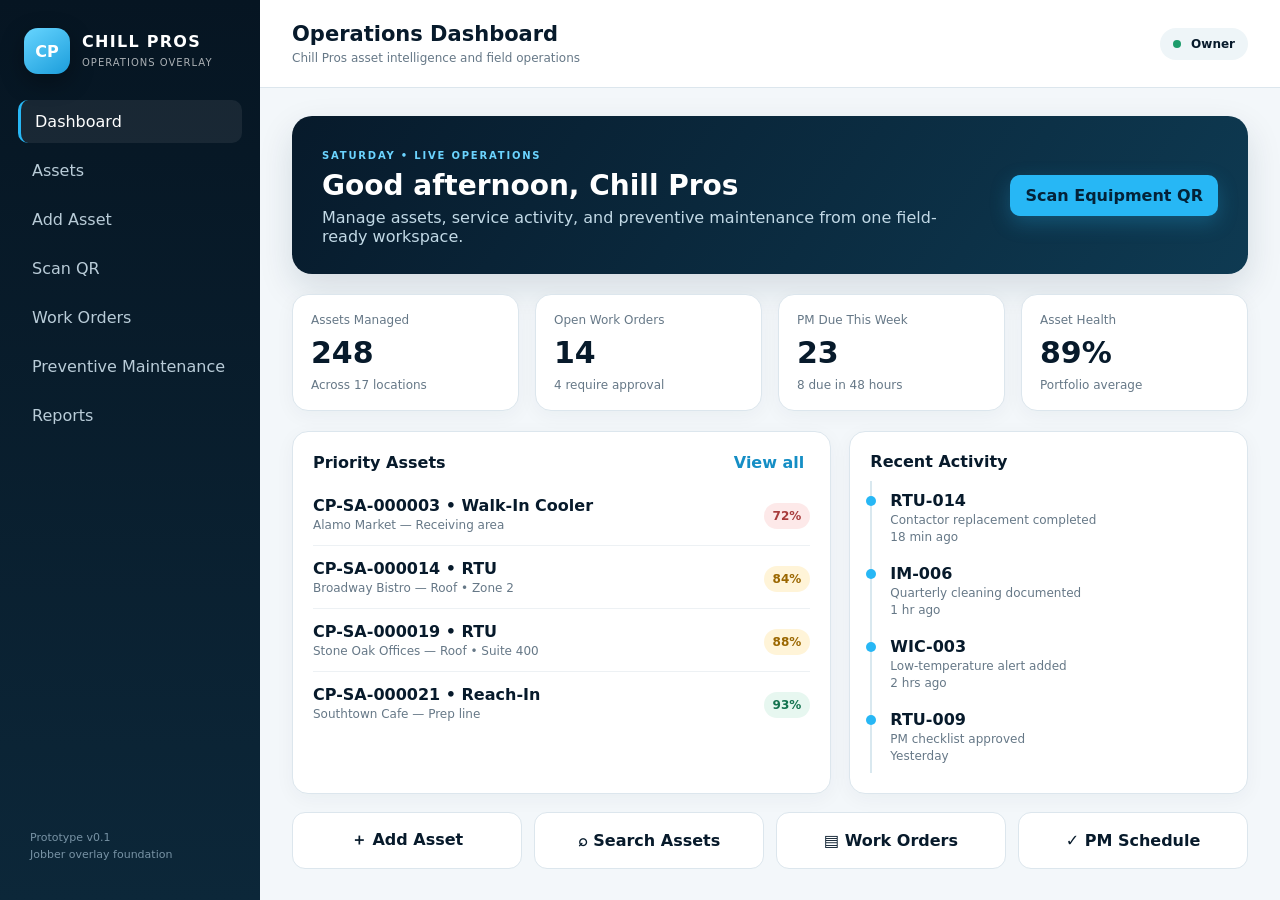
<file: chill_pros_ams_prototype_v0_1/web_demo/index.html>
<!doctype html>
<html lang="en">
<head>
  <meta charset="utf-8">
  <meta name="viewport" content="width=device-width,initial-scale=1">
  <title>Chill Pros AMS Prototype</title>
  <link rel="stylesheet" href="styles.css">
</head>
<body>
<div class="app">
  <aside class="sidebar">
    <div class="brand">
      <div class="brand-mark">CP</div>
      <div><strong>CHILL PROS</strong><span>OPERATIONS OVERLAY</span></div>
    </div>
    <nav id="nav">
      <button class="active" data-page="dashboard">Dashboard</button>
      <button data-page="assets">Assets</button>
      <button data-page="add">Add Asset</button>
      <button data-page="scan">Scan QR</button>
      <button data-page="workorders">Work Orders</button>
      <button data-page="pm">Preventive Maintenance</button>
      <button data-page="reports">Reports</button>
    </nav>
    <div class="side-footer">Prototype v0.1<br>Jobber overlay foundation</div>
  </aside>

  <main>
    <header>
      <button class="mobile-menu" id="mobileMenu">☰</button>
      <div>
        <h1 id="pageTitle">Operations Dashboard</h1>
        <p id="pageSubtitle">Chill Pros asset intelligence and field operations</p>
      </div>
      <div class="user-chip"><span class="status-dot"></span> Owner</div>
    </header>

    <section id="dashboard" class="page active">
      <div class="hero">
        <div><span class="eyebrow">SATURDAY • LIVE OPERATIONS</span><h2>Good afternoon, Chill Pros</h2><p>Manage assets, service activity, and preventive maintenance from one field-ready workspace.</p></div>
        <button class="primary" onclick="showPage('scan')">Scan Equipment QR</button>
      </div>
      <div class="stats">
        <article><span>Assets Managed</span><strong>248</strong><small>Across 17 locations</small></article>
        <article><span>Open Work Orders</span><strong>14</strong><small>4 require approval</small></article>
        <article><span>PM Due This Week</span><strong>23</strong><small>8 due in 48 hours</small></article>
        <article><span>Asset Health</span><strong>89%</strong><small>Portfolio average</small></article>
      </div>
      <div class="grid-two">
        <article class="panel">
          <div class="panel-head"><h3>Priority Assets</h3><button class="text-btn" onclick="showPage('assets')">View all</button></div>
          <div id="priorityList"></div>
        </article>
        <article class="panel">
          <div class="panel-head"><h3>Recent Activity</h3></div>
          <div class="timeline">
            <div><b>RTU-014</b><span>Contactor replacement completed</span><small>18 min ago</small></div>
            <div><b>IM-006</b><span>Quarterly cleaning documented</span><small>1 hr ago</small></div>
            <div><b>WIC-003</b><span>Low-temperature alert added</span><small>2 hrs ago</small></div>
            <div><b>RTU-009</b><span>PM checklist approved</span><small>Yesterday</small></div>
          </div>
        </article>
      </div>
      <div class="quick-actions">
        <button onclick="showPage('add')">＋ Add Asset</button>
        <button onclick="showPage('assets')">⌕ Search Assets</button>
        <button onclick="showPage('workorders')">▤ Work Orders</button>
        <button onclick="showPage('pm')">✓ PM Schedule</button>
      </div>
    </section>

    <section id="assets" class="page">
      <div class="toolbar">
        <input id="assetSearch" placeholder="Search asset ID, customer, type, model or serial">
        <select id="assetFilter"><option value="">All equipment</option><option>RTU</option><option>Ice Machine</option><option>Walk-In Cooler</option><option>Reach-In</option></select>
        <button class="primary" onclick="showPage('add')">Add Asset</button>
      </div>
      <div class="panel">
        <div class="asset-table" id="assetTable"></div>
      </div>
    </section>

    <section id="detail" class="page">
      <button class="back" onclick="showPage('assets')">← Back to assets</button>
      <div id="assetDetail"></div>
    </section>

    <section id="add" class="page">
      <div class="panel form-panel">
        <div class="stepper"><span class="on">1</span><i></i><span>2</span><i></i><span>3</span><i></i><span>4</span></div>
        <h2>Add New Asset</h2>
        <p>Capture the core equipment record. Additional technical fields can be added after creation.</p>
        <form id="assetForm">
          <div class="form-grid">
            <label>Customer<input name="customer" required placeholder="Customer or account"></label>
            <label>Location<input name="location" required placeholder="Service location"></label>
            <label>Equipment Type<select name="type" required><option value="">Select type</option><option>RTU</option><option>Ice Machine</option><option>Walk-In Cooler</option><option>Walk-In Freezer</option><option>Reach-In</option><option>Commercial Kitchen</option></select></label>
            <label>Manufacturer<input name="manufacturer" required placeholder="Manufacturer"></label>
            <label>Model Number<input name="model" required placeholder="Model number"></label>
            <label>Serial Number<input name="serial" required placeholder="Serial number"></label>
            <label>Equipment Location<input name="equipmentLocation" placeholder="Roof, kitchen, mechanical room…"></label>
            <label>Refrigerant<input name="refrigerant" placeholder="R-410A, R-404A…"></label>
          </div>
          <label class="wide">Technician Notes<textarea name="notes" placeholder="Nameplate condition, access notes, observed condition…"></textarea></label>
          <div class="form-actions"><button type="reset" class="secondary">Clear</button><button class="primary" type="submit">Create Asset & Generate ID</button></div>
        </form>
      </div>
    </section>

    <section id="scan" class="page">
      <div class="scanner panel">
        <div class="scan-frame"><span></span><span></span><span></span><span></span><div>QR</div></div>
        <h2>Scan Chill Pros Asset Tag</h2>
        <p>Camera integration will open the matching asset record. Use the demo button to simulate a successful scan.</p>
        <button class="primary" onclick="openAsset('CP-SA-000014')">Simulate Scan: CP-SA-000014</button>
        <div class="manual-entry"><input id="manualAsset" placeholder="Enter asset ID manually"><button onclick="manualLookup()">Open</button></div>
      </div>
    </section>

    <section id="workorders" class="page">
      <div class="empty panel"><div class="large-icon">▤</div><h2>Work Orders</h2><p>Jobber work-order synchronization is reserved for the integration phase.</p><button class="primary">Start Integration Mapping</button></div>
    </section>

    <section id="pm" class="page">
      <div class="panel">
        <div class="panel-head"><h3>Preventive Maintenance Queue</h3><span class="badge warning">23 due</span></div>
        <div class="pm-list">
          <div><b>CP-SA-000006 • Ice Machine</b><span>Quarterly sanitation • Due today</span><button>Open</button></div>
          <div><b>CP-SA-000003 • Walk-In Cooler</b><span>Monthly inspection • Due tomorrow</span><button>Open</button></div>
          <div><b>CP-SA-000014 • RTU</b><span>Spring cooling PM • Due Monday</span><button>Open</button></div>
        </div>
      </div>
    </section>

    <section id="reports" class="page">
      <div class="empty panel"><div class="large-icon">▥</div><h2>Reports & Analytics</h2><p>Portfolio health, PM compliance, repair frequency, refrigerant exposure, and replacement forecasting will appear here.</p></div>
    </section>
  </main>
</div>
<div id="toast"></div>
<script src="app.js"></script>
</body>
</html>
</file>
<file: chill_pros_ams_prototype_v0_1/web_demo/styles.css>
:root{--ice:#27b7f5;--ice2:#dff5ff;--navy:#071a2b;--graphite:#111820;--line:#dce6ed;--muted:#667887;--bg:#f3f7fa;--white:#fff;--good:#1c9c6b;--warn:#e39b18;--bad:#d95757;font-family:Inter,ui-sans-serif,system-ui,-apple-system,BlinkMacSystemFont,"Segoe UI",sans-serif;color:var(--navy)}
*{box-sizing:border-box}body{margin:0;background:var(--bg)}button,input,select,textarea{font:inherit}.app{min-height:100vh;display:grid;grid-template-columns:260px 1fr}.sidebar{background:linear-gradient(180deg,#061522,#0c2739);color:#fff;padding:24px 18px;position:sticky;top:0;height:100vh;display:flex;flex-direction:column}.brand{display:flex;gap:12px;align-items:center;padding:4px 6px 26px}.brand-mark{height:46px;width:46px;border-radius:14px;background:linear-gradient(145deg,#67d5ff,#1b9ddb);display:grid;place-items:center;font-weight:900;box-shadow:0 8px 24px #0005}.brand strong{display:block;letter-spacing:.08em}.brand span{font-size:10px;opacity:.66;letter-spacing:.1em}nav{display:grid;gap:6px}nav button{border:0;background:transparent;color:#b9ccd8;text-align:left;padding:12px 14px;border-radius:10px;cursor:pointer}nav button:hover,nav button.active{color:#fff;background:#ffffff12;border-left:3px solid var(--ice)}.side-footer{margin-top:auto;font-size:11px;line-height:1.6;color:#7893a5;padding:12px}main{min-width:0}header{height:88px;background:#fff;border-bottom:1px solid var(--line);display:flex;align-items:center;justify-content:space-between;padding:0 32px;position:sticky;top:0;z-index:5}header h1{font-size:21px;margin:0}header p{font-size:12px;color:var(--muted);margin:5px 0 0}.user-chip{background:#eef5f8;padding:9px 13px;border-radius:24px;font-size:12px;font-weight:700}.status-dot{display:inline-block;width:8px;height:8px;border-radius:50%;background:var(--good);margin-right:6px}.mobile-menu{display:none}.page{display:none;padding:28px 32px;max-width:1440px;margin:auto}.page.active{display:block}.hero{background:linear-gradient(125deg,#071a2b,#0e3a52);color:#fff;border-radius:20px;padding:28px 30px;display:flex;align-items:center;justify-content:space-between;box-shadow:0 14px 35px #12304722}.hero h2{margin:6px 0;font-size:28px}.hero p{margin:0;color:#c2d9e6;max-width:650px}.eyebrow{font-size:10px;letter-spacing:.18em;color:#6bd4ff;font-weight:800}.primary,.secondary,.toolbar button,.manual-entry button{border:0;border-radius:10px;padding:11px 15px;font-weight:800;cursor:pointer}.primary{background:var(--ice);color:#042238;box-shadow:0 7px 20px #27b7f540}.secondary{background:#edf3f6;color:var(--navy)}.stats{display:grid;grid-template-columns:repeat(4,1fr);gap:16px;margin:20px 0}.stats article,.panel{background:#fff;border:1px solid var(--line);border-radius:16px;box-shadow:0 5px 20px #14364b0b}.stats article{padding:18px}.stats span,.stats small{display:block;color:var(--muted);font-size:12px}.stats strong{display:block;font-size:30px;margin:8px 0}.grid-two{display:grid;grid-template-columns:1.15fr .85fr;gap:18px}.panel{padding:20px}.panel-head{display:flex;justify-content:space-between;align-items:center;margin-bottom:10px}.panel h3{margin:0;font-size:16px}.text-btn,.back{border:0;background:transparent;color:#158ec5;font-weight:800;cursor:pointer}.asset-mini,.asset-row{display:grid;align-items:center;border-top:1px solid #edf1f4}.asset-mini{grid-template-columns:1fr auto;padding:13px 0}.asset-mini:first-child{border-top:0}.asset-mini b,.asset-row b{display:block}.asset-mini span,.asset-row span,.timeline span,.timeline small{display:block;color:var(--muted);font-size:12px;margin-top:3px}.health{font-weight:900;border-radius:20px;padding:6px 9px;font-size:11px}.health.good{background:#e7f7f0;color:#14734f}.health.warn{background:#fff4d8;color:#9b6700}.health.bad{background:#fde9e9;color:#a83c3c}.timeline>div{position:relative;padding:10px 0 10px 18px;border-left:2px solid #d9e8ef}.timeline>div:before{content:"";position:absolute;left:-6px;top:15px;width:10px;height:10px;border-radius:50%;background:var(--ice)}.quick-actions{display:grid;grid-template-columns:repeat(4,1fr);gap:12px;margin-top:18px}.quick-actions button{padding:17px;border:1px solid var(--line);background:#fff;border-radius:13px;font-weight:800;color:var(--navy);cursor:pointer}.toolbar{display:grid;grid-template-columns:1fr 190px auto;gap:10px;margin-bottom:16px}.toolbar input,.toolbar select,.manual-entry input,.form-grid input,.form-grid select,textarea{border:1px solid #cedbe3;border-radius:10px;padding:12px;background:#fff;width:100%}.asset-table .asset-row{grid-template-columns:1.2fr 1fr .8fr .8fr auto;padding:15px 6px;cursor:pointer}.asset-row:hover{background:#f7fbfd}.asset-row.header{font-size:11px;text-transform:uppercase;letter-spacing:.06em;color:var(--muted);cursor:default}.asset-row.header:hover{background:transparent}.detail-hero{display:grid;grid-template-columns:100px 1fr auto;gap:18px;align-items:center;background:linear-gradient(125deg,#071a2b,#123d55);color:#fff;padding:24px;border-radius:18px;margin-top:14px}.equipment-icon{width:100px;height:100px;border-radius:18px;background:#ffffff12;display:grid;place-items:center;font-size:40px}.detail-hero h2{margin:0}.detail-hero p{color:#bdd4e1}.detail-grid{display:grid;grid-template-columns:1fr 1fr;gap:16px;margin-top:16px}.kv{display:grid;grid-template-columns:1fr 1fr;gap:0}.kv div{padding:12px 0;border-bottom:1px solid #edf1f4}.kv span{display:block;color:var(--muted);font-size:11px}.kv b{font-size:13px}.service-item{border-left:3px solid var(--ice);padding:8px 0 8px 14px;margin:12px 0}.service-item span{display:block;color:var(--muted);font-size:12px;margin-top:4px}.stepper{display:flex;align-items:center;max-width:420px}.stepper span{height:28px;width:28px;border-radius:50%;background:#dbe5eb;display:grid;place-items:center;font-size:12px;font-weight:900}.stepper span.on{background:var(--ice)}.stepper i{height:2px;flex:1;background:#dbe5eb}.form-panel{max-width:900px;margin:auto}.form-grid{display:grid;grid-template-columns:1fr 1fr;gap:15px}.form-grid label,.wide{font-size:12px;font-weight:800;display:grid;gap:7px}.wide{margin-top:15px}textarea{min-height:100px;resize:vertical}.form-actions{display:flex;justify-content:flex-end;gap:10px;margin-top:18px}.scanner,.empty{text-align:center;max-width:700px;margin:20px auto;padding:42px}.scan-frame{height:230px;width:230px;margin:0 auto 25px;position:relative;display:grid;place-items:center;background:#f0f8fb;border-radius:20px}.scan-frame>div{font-size:58px;font-weight:900;color:#9fc9db}.scan-frame span{position:absolute;width:52px;height:52px;border-color:var(--ice);border-style:solid}.scan-frame span:nth-child(1){left:0;top:0;border-width:5px 0 0 5px;border-radius:16px 0 0}.scan-frame span:nth-child(2){right:0;top:0;border-width:5px 5px 0 0;border-radius:0 16px 0 0}.scan-frame span:nth-child(3){left:0;bottom:0;border-width:0 0 5px 5px;border-radius:0 0 0 16px}.scan-frame span:nth-child(4){right:0;bottom:0;border-width:0 5px 5px 0;border-radius:0 0 16px}.manual-entry{display:flex;gap:8px;margin-top:16px}.large-icon{font-size:48px;color:#8bb7c9}.badge{font-size:11px;border-radius:20px;padding:6px 9px}.badge.warning{background:#fff1d0;color:#9e6800}.pm-list>div{display:grid;grid-template-columns:1fr 1fr auto;gap:12px;align-items:center;border-top:1px solid #edf1f4;padding:14px 0}.pm-list span{font-size:12px;color:var(--muted)}.pm-list button{border:1px solid #b8d8e5;background:#fff;border-radius:8px;padding:7px 11px}.side-footer,#toast{user-select:none}#toast{position:fixed;right:24px;bottom:24px;background:#071a2b;color:#fff;padding:13px 18px;border-radius:10px;box-shadow:0 12px 35px #0003;transform:translateY(100px);opacity:0;transition:.25s}#toast.show{transform:translateY(0);opacity:1}
@media(max-width:900px){.app{grid-template-columns:1fr}.sidebar{position:fixed;z-index:20;transform:translateX(-100%);transition:.25s;width:260px}.sidebar.open{transform:translateX(0)}.mobile-menu{display:block;border:0;background:#eef5f8;border-radius:8px;padding:8px;margin-right:12px}header{justify-content:flex-start;padding:0 16px}.user-chip{margin-left:auto}.page{padding:18px}.stats{grid-template-columns:1fr 1fr}.grid-two,.detail-grid{grid-template-columns:1fr}.quick-actions{grid-template-columns:1fr 1fr}.toolbar{grid-template-columns:1fr}.asset-table{overflow-x:auto}.asset-row{min-width:720px}.hero{align-items:flex-start;gap:20px;flex-direction:column}.form-grid{grid-template-columns:1fr}}
</file>
